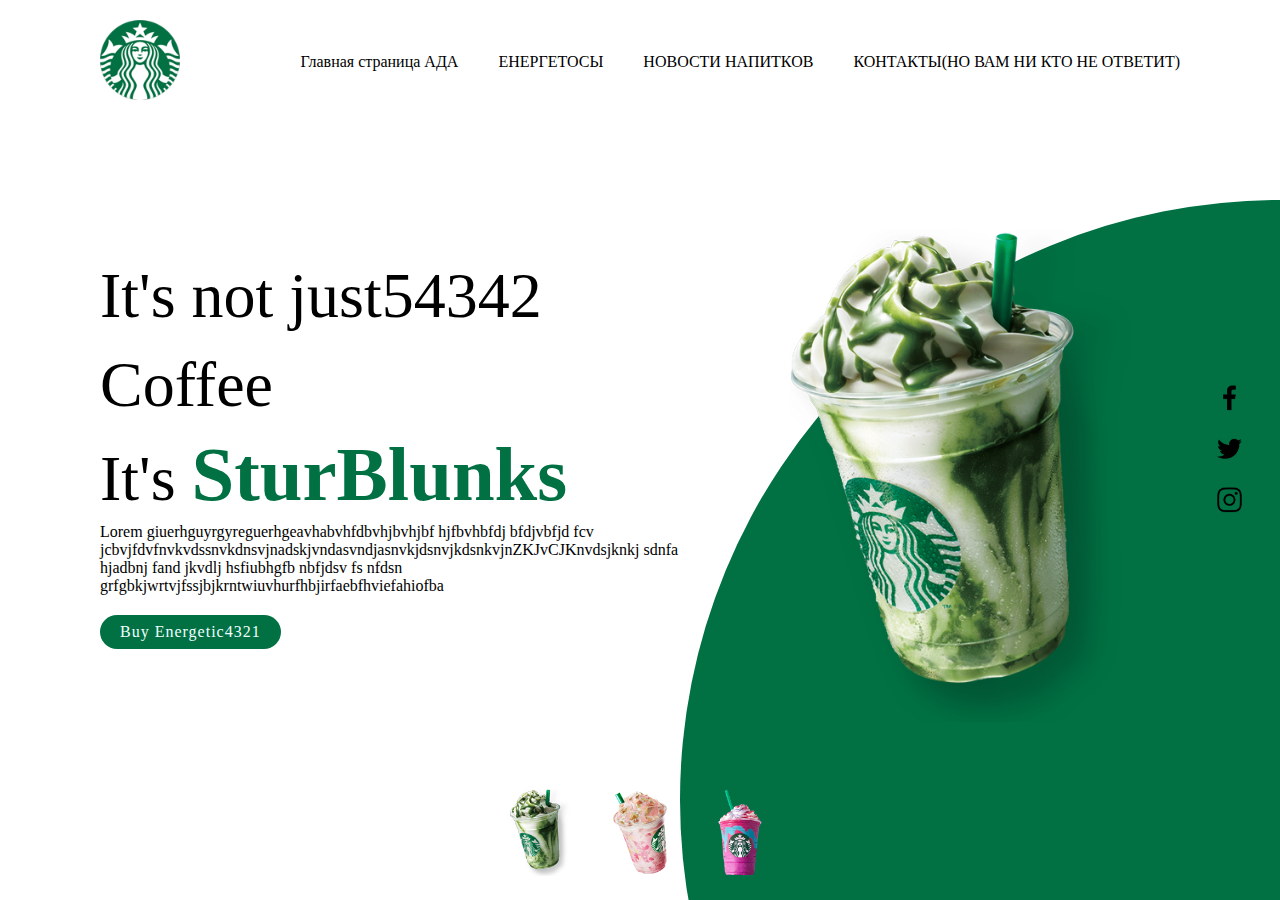
<file: index.html>
<!DOCTYPE html>
<html lang="en">
<head>
    <meta charset="UTF-8">
    <meta http-equiv="X-UA-Compatible" content="IE=edge">
    <meta name="viewport" content="width=device-width, initial-scale=1.0">
    <title>PocanEtoNEOficial</title>
    <link rel="stylesheet" href="style.css">
</head>
<body>


    <section>



        <div class="circle"></div>
        <header>
            <a href="#">
                <img class="logo"
                 src="TiKtoTakoyDavayDisvidanie/logo.png">
            </a>
        
            <ul>
                <li>
                    <a href="#">Главная страница АДА</a>
                </li>

                <li>
                    <a href="#">ЕНЕРГЕТОСЫ</a>
                </li>

                <li>
                    <a href="#">НОВОСТИ НАПИТКОВ</a>
                </li>

                <li>
                    <a href="contac1.html">КОНТАКТЫ(НО ВАМ НИ КТО НЕ ОТВЕТИТ)</a>
                </li>
            </ul>
        </header>




        <div class="content">
            <div class="textBox">
                <h2>It's not just54342 Coffee <br> It's <span>SturBlunks</span></h2>
                <p>Lorem giuerhguyrgyreguerhgeavhabvhfdbvhjbvhjbf hjfbvhbfdj bfdjvbfjd fcv jcbvjfdvfnvkvdssnvkdnsvjnadskjvndasvndjasnvkjdsnvjkdsnkvjnZKJvCJKnvdsjknkj sdnfa hjadbnj fand jkvdlj hsfiubhgfb nbfjdsv fs nfdsn grfgbkjwrtvjfssjbjkrntwiuvhurfhbjirfaebfhviefahiofba</p>
                <a href="https://www.youtube.com/watch?v=dQw4w9WgXcQ">Buy Energetic4321</a>
            </div>

            <div class="imgBox">
                <img src="TiKtoTakoyDavayDisvidanie/img1.png" class="starbucks">
            </div>
        </div>


        <ul class="thumb">
            <li>
                <img src="TiKtoTakoyDavayDisvidanie/thumb1.png" onclick="imgSlider('TiKtoTakoyDavayDisvidanie/img1.png') ;changeColor('#017143')">
            </li>

            <li>
                <img src="TiKtoTakoyDavayDisvidanie/thumb2.png" onclick="imgSlider('TiKtoTakoyDavayDisvidanie/img2.png') ;changeColor('#eb7495')">
            </li>

            <li>
                <img src="TiKtoTakoyDavayDisvidanie/thumb3.png" onclick="imgSlider('TiKtoTakoyDavayDisvidanie/img3.png') ;changeColor('#d752b1')">
            </li>
        </ul>


        <ul class="sci">
            <li>
                <a href="https://www.youtube.com/channel/UCWBdLeqW2PiMmObq0gmLD8w">
                    <img src="TiKtoTakoyDavayDisvidanie/facebook.png">
                </a>
            </li>

            <li>
                <a href="https://www.youtube.com/channel/UCWBdLeqW2PiMmObq0gmLD8w">
                    <img src="TiKtoTakoyDavayDisvidanie/twitter.png">
                </a>
            </li>

            <li>
                <a href="https://www.youtube.com/channel/UCWBdLeqW2PiMmObq0gmLD8w">
                    <img src="TiKtoTakoyDavayDisvidanie/instagram.png">
                </a>
            </li>
        </ul>







        <ul class="sci">

        </ul>

    </section>
    

    <script src="Scripts.js"></script>
</body>
</html>
</file>
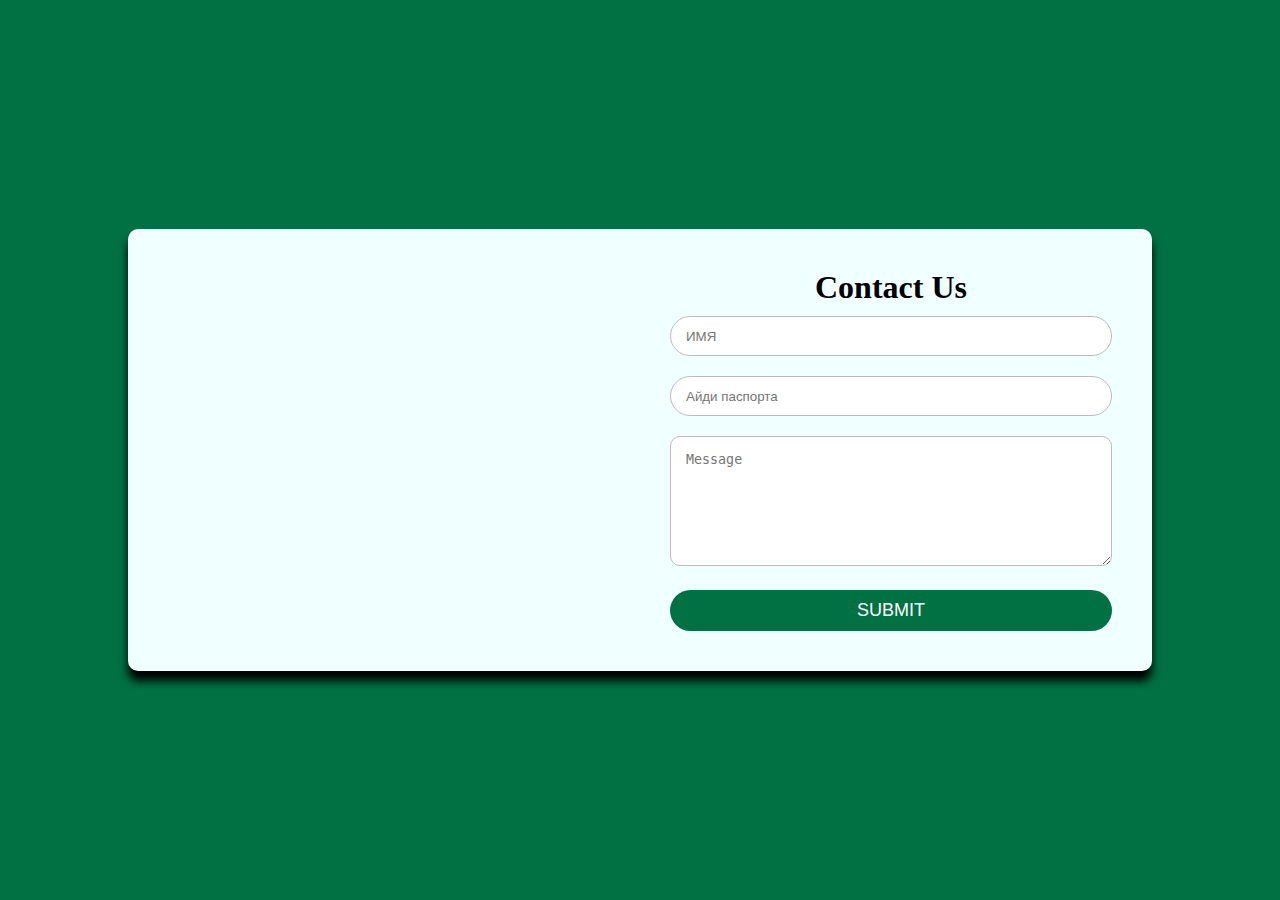
<file: contac1.html>
<!DOCTYPE html>
<html lang="en">
    <head>
        <meta charset="UTF-8">
        <meta http-equiv="X-UA-Compatible" content="IE=edge">
        <meta name="viewport" content="width=device-width, initial-scale=1.0">
        <link rel="stylesheet" href="contactstyle.css">
        <title>Document</title>
    </head>
<body>
    <div class="contact-in">
        <div class="contact-map">
        <iframe src="https://www.google.com/maps/embed?pb=!1m18!1m12!1m3!1d1433693.4420755117!2d34.14783143404229!3d45.425822256937565!2m3!1f0!2f0!3f0!3m2!1i1024!2i768!4f13.1!3m3!1m2!1s0x40eac2a37171b3f7%3A0x2a6f09e02affbaeb!2z0JrRgNGL0LzRgdC60LjQuSDQv9C-0LvRg9C-0YHRgtGA0L7Qsg!5e0!3m2!1sru!2sua!4v1653738754895!5m2!1sru!2sua" width="100%" height="auto" style="border:0;" allowfullscreen="" loading="lazy" referrerpolicy="no-referrer-when-downgrade"></iframe>
     </div>
        <div class="contact-form">
            <h1>Contact Us</h1>
            <form>
               <input type="text" placeholder="ИМЯ" class="cf-text"> 
               <input type="text1" placeholder="Айди паспорта" class="cf-text">
               <textarea placeholder="Message" class="cf-txtarea"></textarea> 
               <input type="submit" name="Submit" class="cf-btn">
            </form>
        </div>
    </div>
</body>
</html>
</file>
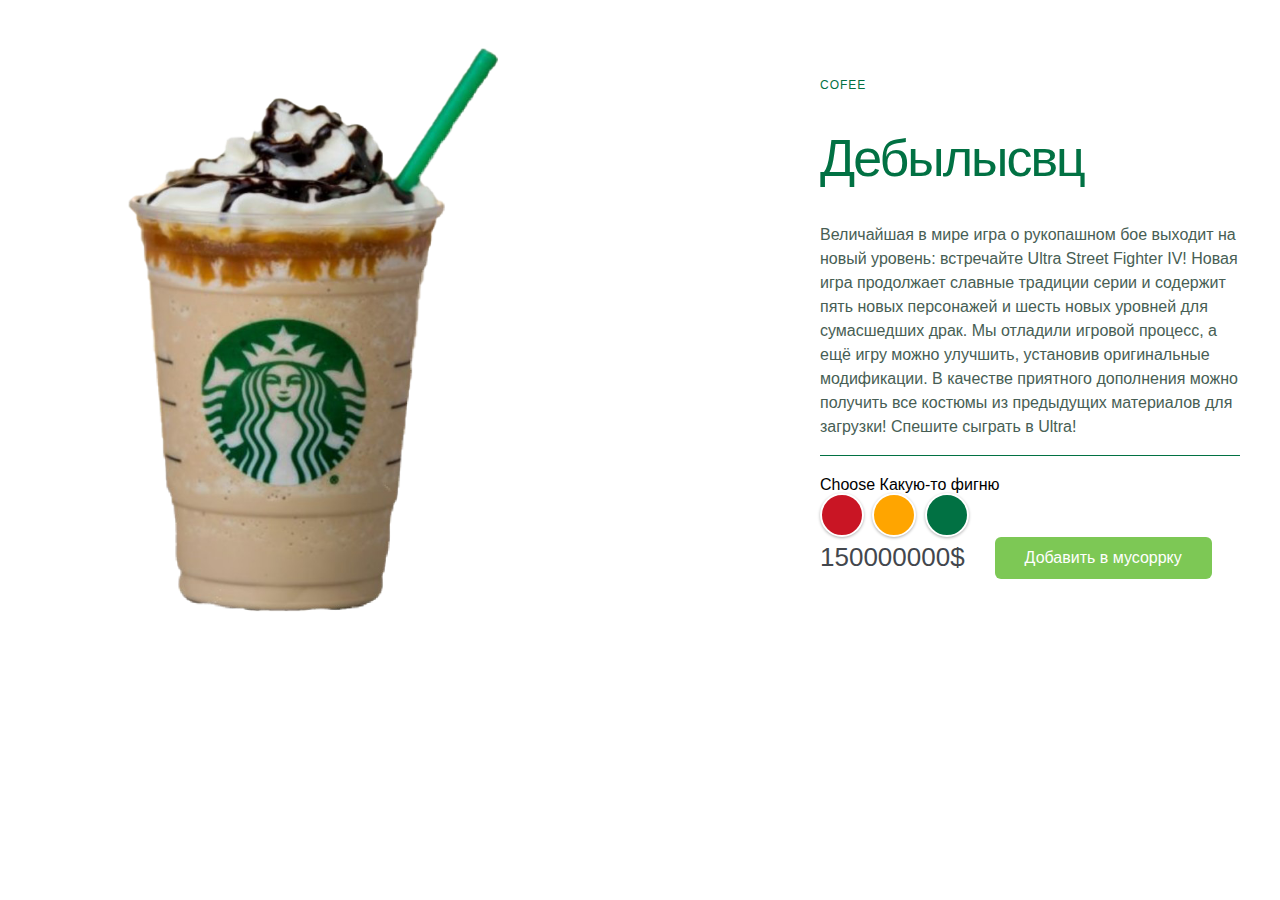
<file: menu.html>
<!DOCTYPE html>
<html lang="en">
<head>
    <meta charset="UTF-8">
    <meta http-equiv="X-UA-Compatible" content="IE=edge">
    <meta name="viewport" content="width=device-width, initial-scale=1.0">
    <link rel="stylesheet" href="menustyle.css">
    <script src="https://ajax.googleapis.com/ajax/libs/jquery/3.6.0/jquery.min.js"></script>
    <title>Document</title>
</head>
<body>
    <main class="container">
        <div class="left-column">
            <img data-image="little" src="TiKtoTakoyDavayDisvidanie/Small.png">
            <img data-image="middle" src="TiKtoTakoyDavayDisvidanie/Middle.png">
            <img data-image="big" class="active" src="TiKtoTakoyDavayDisvidanie/Big.png">
        </div>

        <div class="right-column">
            <div class="product-description">
                <span>Cofee</span>
                <h1>Дебылысвц</h1>
                <p>Величайшая в мире игра о рукопашном бое выходит на новый уровень: встречайте Ultra Street Fighter IV! Новая игра продолжает славные традиции серии и содержит пять новых персонажей и шесть новых уровней для сумасшедших драк. Мы отладили игровой процесс, а ещё игру можно улучшить, установив оригинальные модификации.
                    В качестве приятного дополнения можно получить все костюмы из предыдущих материалов для загрузки! Спешите сыграть в Ultra!</p>
            </div>

            <div class="product-configuration">
                <div class="product-size">
                    <span>Choose Какую-то фигню</span>

                    <div class="size-choose">
                        <div>
                            <input data-image="little" type="radio" id="little" value="little">
                            <label for="little">
                                <span></span>
                            </label>

                            <div>
                                <input data-image="middle" type="radio" id="middle" value="middle">
                                <label for="middle">
                                    <span></span>
                                </label>

                            <div>
                                <input class="active" data-image="big" type="radio" id="big" value="big">
                                <label for="big">
                                    <span></span>
                                </label>
                        </div>
                    </div>
                </div>
            </div>

            <div class="product-price">
                <span>150000000$</span>
                <a href="#" class="cart-btn">Добавить в мусоррку</a>
            </div>
        </div>
    </main>

    <script>
        $(document).ready(function () {
            $('.size-choose input').on('click', function() {
                var cofeesize = $(this) .attr('data-image');
                
                $('.active').removeClass('active');
                $('.left-column img[data-image = ' + cofeesize + ']').addClass('active');
                $(this).addClass('active'); /*fdsfds тут живёт чебурек*/
            })
        })
    </script>
</body>
</html>
</file>
<file: style.css>
* {
    margin: 0;
    padding: 0;
    box-sizing: border-box;
}

section {
    position: relative;
    width: 100%;
    min-height: 100vh;
    padding: 100px;
    display: flex;
    justify-content: space-between;
    align-items: center;
    background: rgb(255, 255, 255);
}

header {
    position: absolute;
    top: 0;
    left: 0;
    width: 100%;
    padding: 20px 100px;
    display: flex;
    justify-content: space-between;
    align-items: center;

}

header .logo {
    position: relative;
    max-width: 80px;
}

header ul {
    position: relative;
    display: flex;
}

header ul li {
    list-style: none;
}

header ul li a {
    display: inline-block;
    color: black;
    font-weight: 500;
    margin-left: 40px;
    text-decoration: none;
}

.content {
    position: relative;
    width: 100%;
   display: flex;
   justify-content: space-between;
   align-items: center; 
}

.content .textBox {
    position: relative;
    max-width: 600px;
}

.content .textBox h2 {
    color: black;
    font-size: 4em;
    line-height: 1.4em;
    font-weight: 500;
}

.content .textBox h2 span {
    color: #017143;
    font-size: 1.2em;
    font-weight: 900;
}

.content .textBox a {
    display: inline-block;
    margin-top: 20px;
    padding: 8px 20px;
    background-color: #017143;
    color: azure;
    border-radius: 40px;
    font-weight: 5000;
    letter-spacing: 1px;
    text-decoration: none;
}

.content .imgBox {
    width: 600px;
    display: flex;
    justify-content: flex-end;
    padding-right: 50px;
    margin-top: 50px;
}

.content .imgBox img {
    max-width: 340px;
}

.thumb {
    position: absolute;
    left: 50%;
    bottom: 20px;
    transform: translateX(-50%);
    display: flex;
}

.thumb li {
    list-style: none; /*Ти кто такой дававй до свидание*/
    display: inline-block;
    margin: 0 20px;
    cursor: pointer;
    transition: 0.5s;
}

.thumb li:hover {
    transform: translateY(-15px);    
}

.thumb li img {
    max-width: 60px;
}

.sci {
    position: absolute;
    top: 50%;
    right: 30px;
    transform: translateY(-50%);
    display: flex;
    align-items: center;
    flex-direction: column;
}

.sci li {
    list-style: none;
}

.sci li a {
    display: inline-block;
    margin: 5px 0;
    transform: scale(0.6);
}

.circle {
    position: absolute;
    top: 0;
    left: 0;
    width: 100%;
    height: 100%;
    background-color: #017143;
    clip-path: circle(600px at right 800px);
}
</file>
<file: contactstyle.css>
* {
    margin: 0;
    padding: 0;
    box-sizing: border-box;
}

body {
    width: 100%;
    height: 100vh;
    display: grid;
    align-items: center;
    background: #017143;
}

.contact-in {
    width: 80%;
    height: auto;
    margin: auto;
    display: flex;
    flex-wrap: wrap; /*lorem*/
    padding: 10px;
    border-radius: 10px;
    background-color: azure;
    box-shadow: 0px 10px 10px 0px rgb(0, 0, 0.5);
 }

 .contact-map {
     width: 100%;
     height: auto;
     flex: 50%;
 }

 .contact-map iframe {
    width: 100%;
    height: 100%;
}

 .contact-form {
    width: 100%;
    height: auto;
    flex: 50%;
    text-align: center;
    padding: 30px;
 }

 .contact-form h1 {
    margin-bottom: 10px;    
 }

 .cf-text {
     width: 100%;
     height: 40px;
     color: black;
     border: 1px solid #bcbcbc;
     border-radius: 50px;
     outline: none;
     margin-bottom: 20px;
     padding: 15px;
 }

 .cf-txtarea {
    width: 100%;
    height: 130px;
    color: black;
    border: 1px solid #bcbcbc;
    border-radius: 10px;
    outline: none;
    margin-bottom: 20px;
    padding: 15px;
}

.cf-btn {
    width: 100%;
    border: none;
    outline: none;
    border-radius: 50px;
    background: #017143;
    color: white;
    text-transform: uppercase;
    padding: 10px 0;
    cursor: pointer;
    font-size: 18px;
}
</file>
<file: menustyle.css>
html, body {
    height: 100%;
    width: 100%;
    margin: 0;
    font-family: 'Roboto', sans-serif;
}

.container {
    max-width: 1200px;
    margin: 0 auto;
    padding: 15px;
    display: flex;
}

.left-column {
    width: 65%;
    position: relative;
}

.right-column {
    width: 35%;
    margin-top: 60px;
}

.left-column img {
    width: 550px;
    position: absolute;
    left: 0;
    top: 0;
    opacity: 0;
    transition: all 0.3s ease;
}

.left-column img.active {
    opacity: 1;
}

.product-description {
    border-bottom: 1px solid #017143;
    margin-bottom: 20px;
}

.product-description span {
    font-size: 12px;
    color: #017143;
    letter-spacing: 1px;
    text-transform: uppercase;
    text-decoration: none;
}

.product-description h1 {
    font-weight: 300;
    font-size: 52px;
    color: #017143;
    letter-spacing: -2px;
}

.product-description p {
    font-size: 16px;
    font-weight: 300;
    color: #475e54;
    line-height: 24px;
}

.product-size {
    margin-bottom: 30px;
}

.size-choose div{
display: inline-block;
}

.size-choose input[type="radio"] {
    display: none;
}

.size-choose input[type="radio"] + label span {
    display: inline-block;
    width: 40px;
    height: 40px;
    margin: -1px 4px 0 0;
    vertical-align: middle;
    cursor: pointer;
    border-radius: 50%;
    border: 2px solid #fff;
    box-shadow: 0 1px 3px 0 rgba(0, 0, 0, 0.3);
}

.size-choose input[type='radio']#little + label span {
    background-color: #c91524;
}

.size-choose input[type='radio']#middle + label span {
    background-color: orange;
}

.size-choose input[type='radio']#big + label span {
    background-color: #017143;
}

.product-price {
    display: flex;
    align-items: center;
}

.product-price span {
    font-size: 26px;
    font-weight: 300;
    color: #43474d;
    margin-right: 30px;
}


.cart-btn {
    display: inline-block;
    background-color: #7dc855;
    border-radius: 6px;
    font-size: 16px;
    color: #fff;
    text-decoration: none;
    padding: 12px 30px;
    transition: all 0.5s;
}

.cart-btn:hover {
    background-color: #64af3d;
}
</file>
